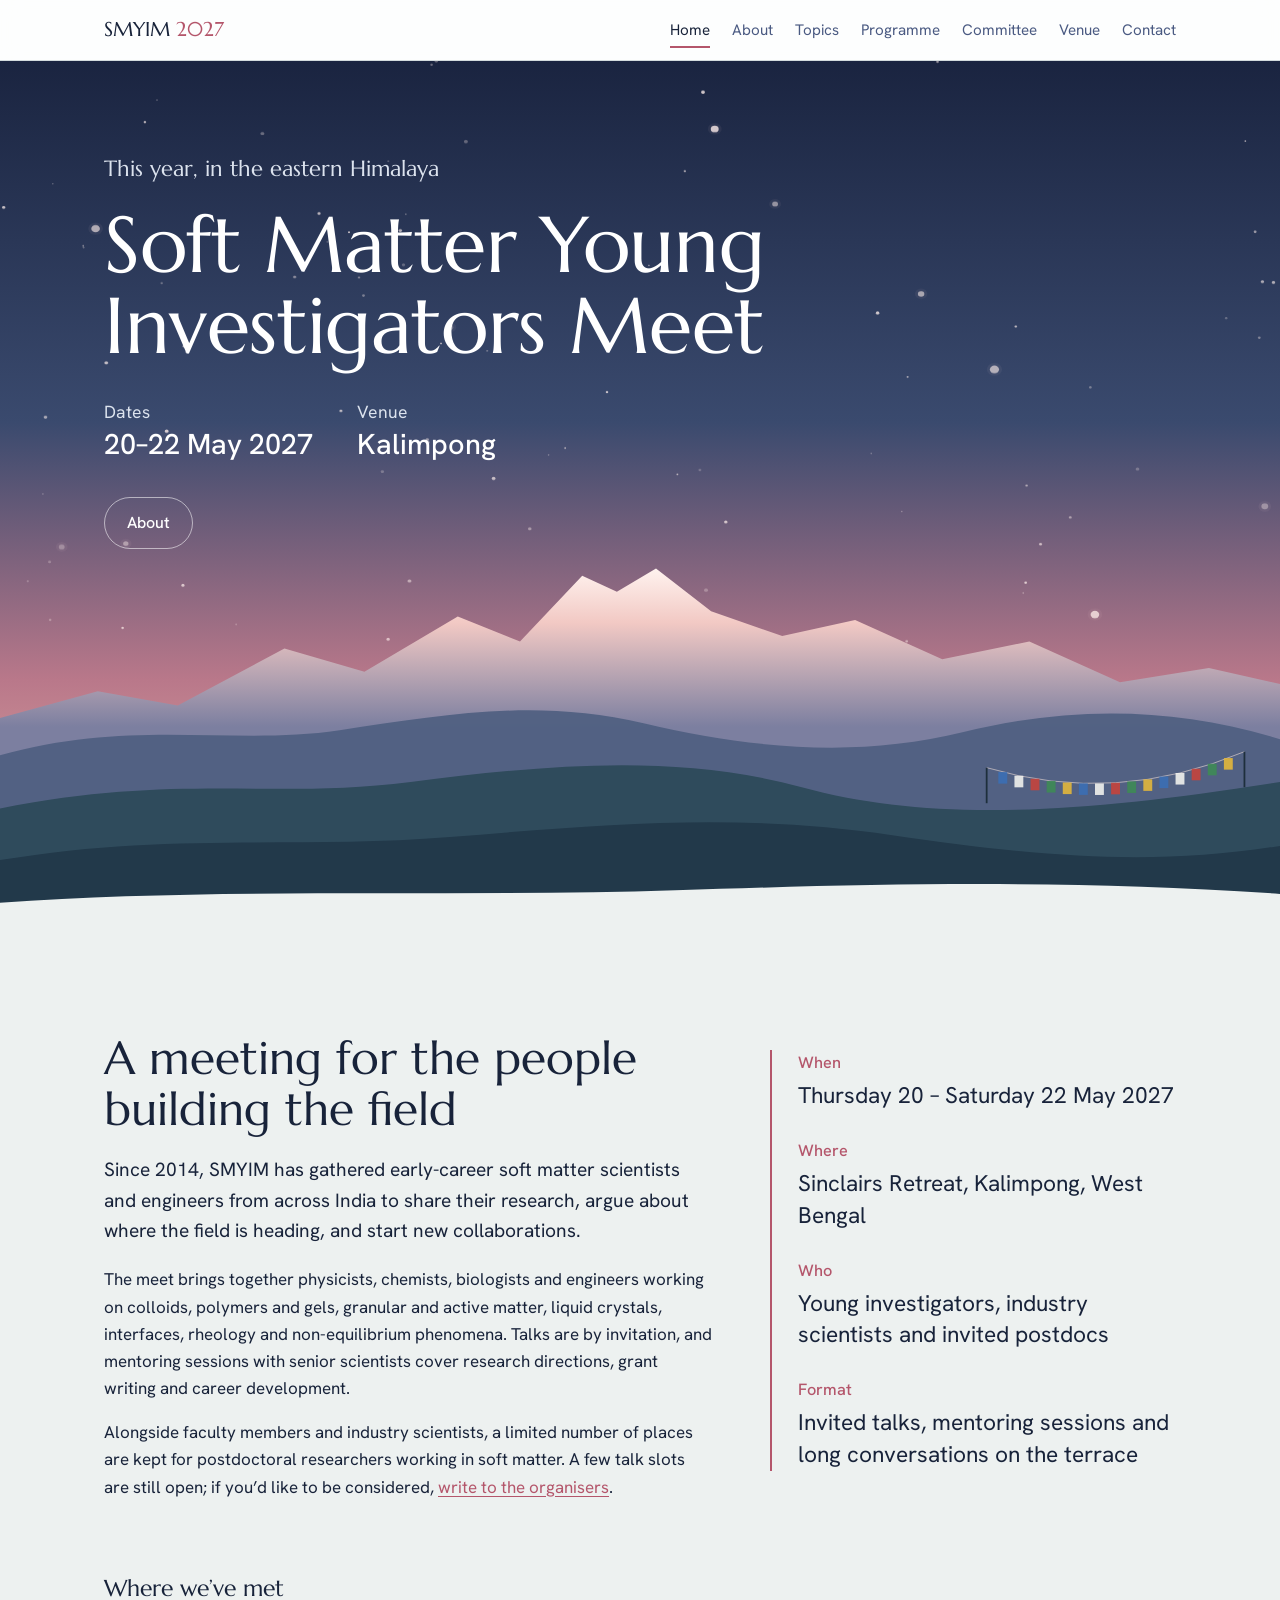
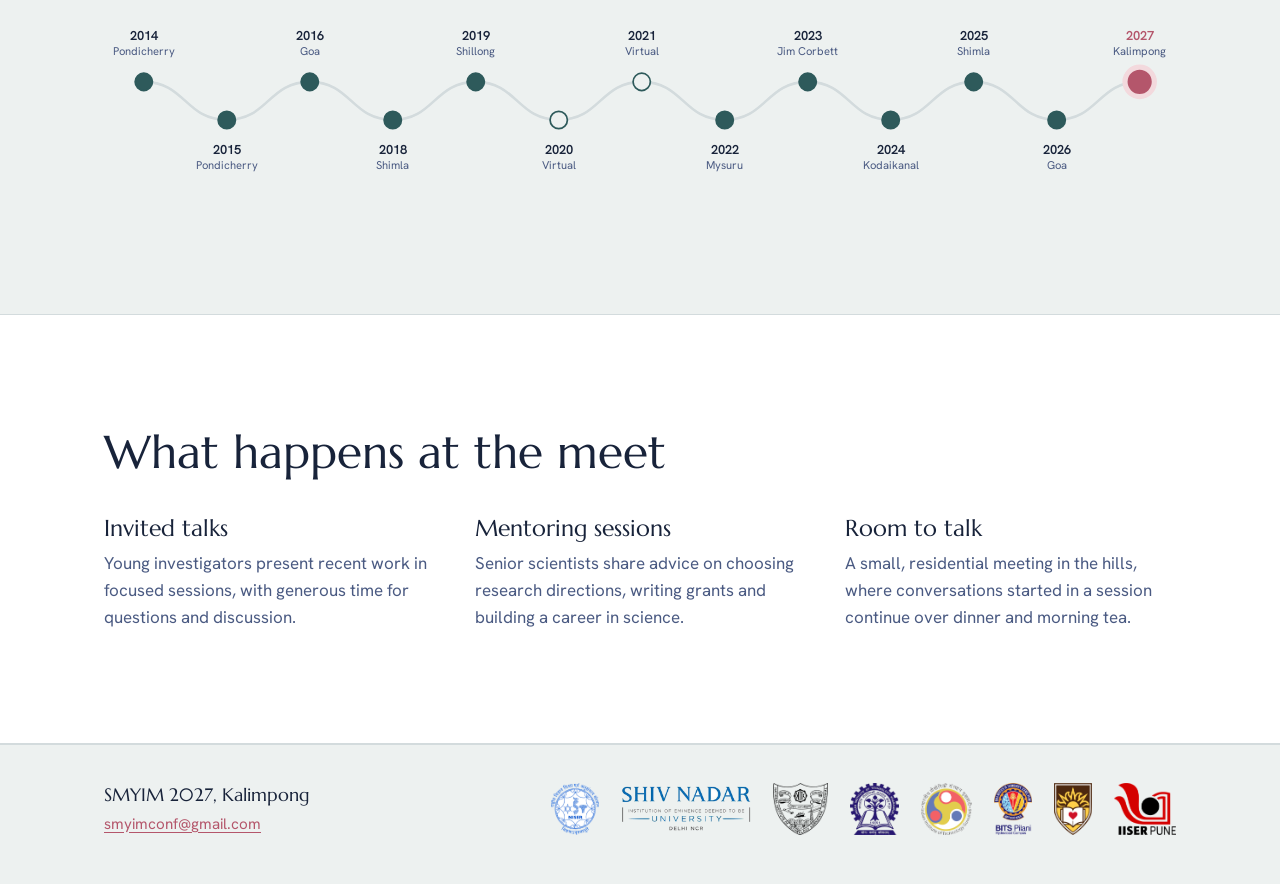
<file: index.html>
<!DOCTYPE html>
<html lang="en">
<head>
<meta charset="utf-8">
<meta name="viewport" content="width=device-width, initial-scale=1, viewport-fit=cover">
<title>SMYIM 2027 — Soft Matter Young Investigators Meet, Kalimpong</title>
<meta name="description" content="Soft Matter Young Investigators Meet 2027, 20–22 May 2027, Sinclairs Retreat, Kalimpong, India.">
<link rel="icon" href="data:image/svg+xml,<svg xmlns='http://www.w3.org/2000/svg' viewBox='0 0 100 100'><text y='.9em' font-size='90'>🏔️</text></svg>">
<link rel="preconnect" href="https://fonts.googleapis.com">
<link rel="preconnect" href="https://fonts.gstatic.com" crossorigin>
<link href="https://fonts.googleapis.com/css2?family=Marcellus&family=Hanken+Grotesk:ital,wght@0,400;0,500;0,600;1,400&display=swap" rel="stylesheet">
<link rel="stylesheet" href="style.css">
</head>
<body>

<header class="bar">
  <div class="wrap">
    <a class="brand" href="index.html">SMYIM <span>2027</span></a>
    <nav class="links" aria-label="Pages">
      <a href="index.html" aria-current="page">Home</a>
      <a href="index.html#about">About</a>
      <a href="topics.html">Topics</a>
      <a href="programme.html">Programme</a>
      <a href="committee.html">Committee</a>
      <a href="venue.html">Venue</a>
      <a href="contact.html">Contact</a>
    </nav>
  </div>
</header>

<main id="top">
  <div class="hero">
    <canvas id="colloids" aria-hidden="true"></canvas>
    <div class="wrap copy">
      <p class="edition">This year, in the eastern Himalaya</p>
      <h1>Soft Matter Young Investigators Meet</h1>
      <div class="when">
        <div><small>Dates</small><strong>20–22 May 2027</strong></div>
        <div><small>Venue</small><strong>Kalimpong</strong></div>
      </div>
      <div class="cta">
        <a class="btn ghost" href="#about">About</a>
      </div>
    </div>
    <div class="range" aria-hidden="true">
      <svg viewBox="0 0 1440 420" preserveAspectRatio="none" id="ridges">
        <defs>
          <linearGradient id="snow" gradientUnits="userSpaceOnUse" x1="0" y1="20" x2="0" y2="200">
            <stop offset="0" stop-color="#FFF4F0"/>
            <stop offset=".35" stop-color="#F2C9C4"/>
            <stop offset="1" stop-color="#7C7FA0"/>
          </linearGradient>
        </defs>
        <path fill="url(#snow)" d="M0,190 L110,160 L200,176 L320,112 L410,138 L515,76 L585,104 L655,30 L694,48 L738,22 L800,70 L880,98 L962,80 L1060,124 L1158,104 L1260,150 L1360,134 L1440,152 V420 H0 Z"/>
        <path fill="#4E5F80" opacity=".9" d="M0,232 C150,190 262,222 382,204 S604,168 724,196 S962,236 1084,206 S1322,178 1440,214 V420 H0 Z"/>
        <path fill="#2F4B5C" d="M0,292 C200,252 304,282 462,262 S762,230 902,268 S1202,300 1440,262 V420 H0 Z"/>
        <g id="flags"></g>
        <path fill="#22394A" d="M0,350 C190,318 330,338 506,324 S826,296 1004,322 S1300,356 1440,334 V420 H0 Z"/>
        <path fill="var(--bg)" d="M0,398 C240,380 520,392 760,384 S1200,372 1440,388 V420 H0 Z"/>
      </svg>
    </div>
  </div>

  <section id="about">
    <div class="wrap about">
      <div>
        <h2>A meeting for the people building the field</h2>
        <p class="lede">Since 2014, SMYIM has gathered early-career soft matter scientists and engineers from across India to share their research, argue about where the field is heading, and start new collaborations.</p>
        <p>The meet brings together physicists, chemists, biologists and engineers working on colloids, polymers and gels, granular and active matter, liquid crystals, interfaces, rheology and non-equilibrium phenomena. Talks are by invitation, and mentoring sessions with senior scientists cover research directions, grant writing and career development.</p>
        <p>Alongside faculty members and industry scientists, a limited number of places are kept for postdoctoral researchers working in soft matter. A few talk slots are still open; if you’d like to be considered, <a href="contact.html">write to the organisers</a>.</p>
      </div>
      <dl class="facts">
        <div><dt>When</dt><dd>Thursday 20 – Saturday 22 May 2027</dd></div>
        <div><dt>Where</dt><dd>Sinclairs Retreat, Kalimpong, West Bengal</dd></div>
        <div><dt>Who</dt><dd>Young investigators, industry scientists and invited postdocs</dd></div>
        <div><dt>Format</dt><dd>Invited talks, mentoring sessions and long conversations on the terrace</dd></div>
      </dl>
    </div>
    <div class="wrap">
      <h3 class="subhead">Where we’ve met</h3>
      <div class="chain-scroll" role="img" aria-label="Past venues: Pondicherry 2014 and 2015, Goa 2016, Shimla 2018, Shillong 2019, virtual 2020 and 2021, Mysuru 2022, Jim Corbett 2023, Kodaikanal 2024, Shimla 2025, Goa 2026, and Kalimpong 2027.">
        <svg id="chain" viewBox="0 0 1240 190"></svg>
      </div>
    </div>
  </section>

  <section class="band">
    <div class="wrap">
      <h2>What happens at the meet</h2>
      <div class="trio">
        <div><h3>Invited talks</h3><p>Young investigators present recent work in focused sessions, with generous time for questions and discussion.</p></div>
        <div><h3>Mentoring sessions</h3><p>Senior scientists share advice on choosing research directions, writing grants and building a career in science.</p></div>
        <div><h3>Room to talk</h3><p>A small, residential meeting in the hills, where conversations started in a session continue over dinner and morning tea.</p></div>
      </div>
    </div>
  </section>

</main>
<footer>
  <div class="wrap row">
    <div class="foot-id"><span>SMYIM 2027, Kalimpong</span><a class="mailto" href="mailto:smyimconf@gmail.com">smyimconf@gmail.com</a></div>
    <div class="logos" id="logos" aria-label="Host institutions"></div>
  </div>
</footer>

<script src="site.js"></script>
</body>
</html>
</file>
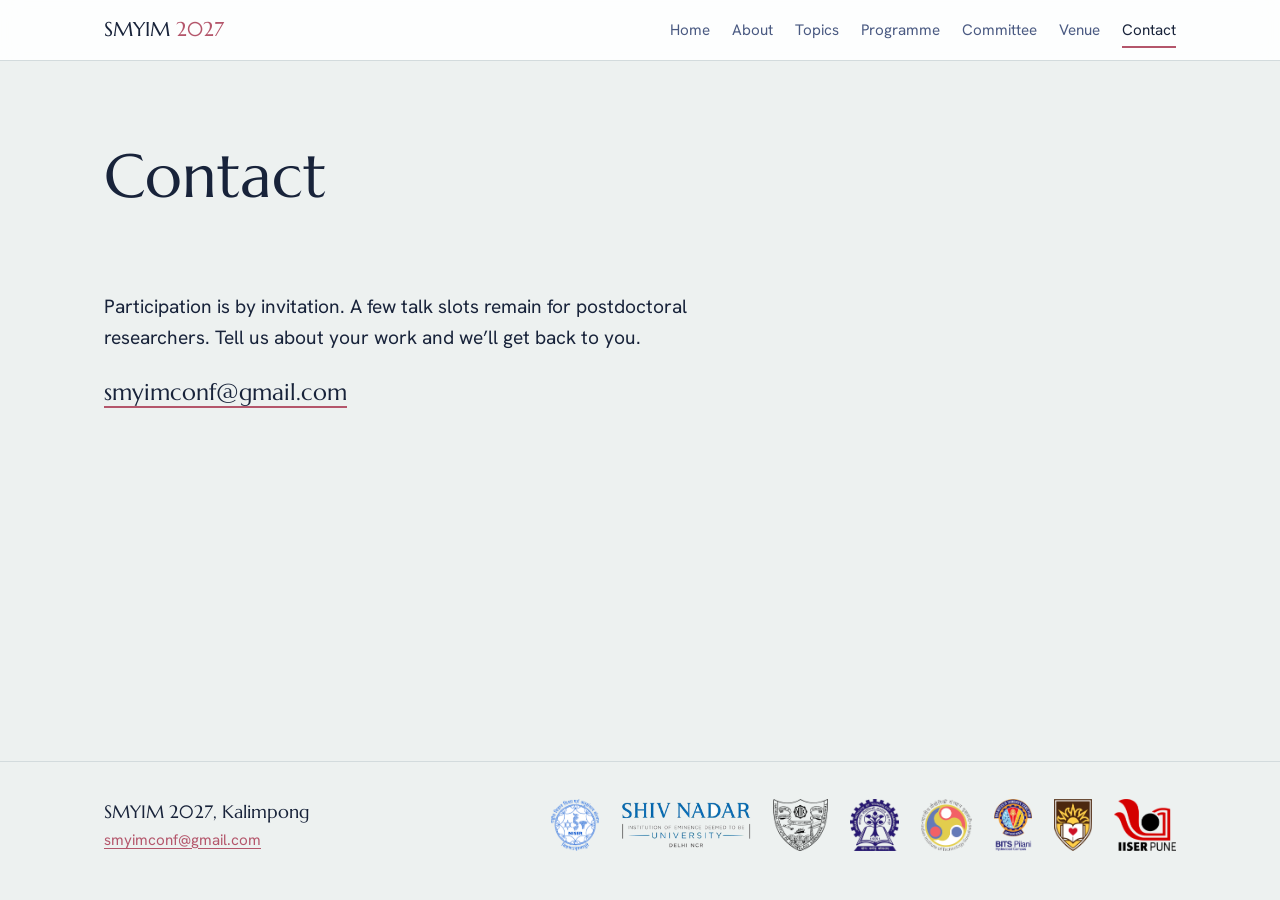
<file: contact.html>
<!DOCTYPE html>
<html lang="en">
<head>
<meta charset="utf-8">
<meta name="viewport" content="width=device-width, initial-scale=1, viewport-fit=cover">
<title>Contact — SMYIM 2027, Kalimpong</title>
<meta name="description" content="Contact the organisers of SMYIM 2027.">
<link rel="icon" href="data:image/svg+xml,<svg xmlns='http://www.w3.org/2000/svg' viewBox='0 0 100 100'><text y='.9em' font-size='90'>🏔️</text></svg>">
<link rel="preconnect" href="https://fonts.googleapis.com">
<link rel="preconnect" href="https://fonts.gstatic.com" crossorigin>
<link href="https://fonts.googleapis.com/css2?family=Marcellus&family=Hanken+Grotesk:ital,wght@0,400;0,500;0,600;1,400&display=swap" rel="stylesheet">
<link rel="stylesheet" href="style.css">
</head>
<body>

<header class="bar">
  <div class="wrap">
    <a class="brand" href="index.html">SMYIM <span>2027</span></a>
    <nav class="links" aria-label="Pages">
      <a href="index.html">Home</a>
      <a href="index.html#about">About</a>
      <a href="topics.html">Topics</a>
      <a href="programme.html">Programme</a>
      <a href="committee.html">Committee</a>
      <a href="venue.html">Venue</a>
      <a href="contact.html" aria-current="page">Contact</a>
    </nav>
  </div>
</header>

<main id="top">
  <div class="page-title">
    <div class="wrap">
      <h1>Contact</h1>
    </div>
  </div>

  <section id="contact">
    <div class="wrap contact">
      <p class="lede">Participation is by invitation. A few talk slots remain for postdoctoral researchers. Tell us about your work and we’ll get back to you.</p>
      <p><a class="mail" href="mailto:smyimconf@gmail.com">smyimconf@gmail.com</a></p>
    </div>
  </section>
</main>
<footer>
  <div class="wrap row">
    <div class="foot-id"><span>SMYIM 2027, Kalimpong</span><a class="mailto" href="mailto:smyimconf@gmail.com">smyimconf@gmail.com</a></div>
    <div class="logos" id="logos" aria-label="Host institutions"></div>
  </div>
</footer>

<script src="site.js"></script>
</body>
</html>
</file>
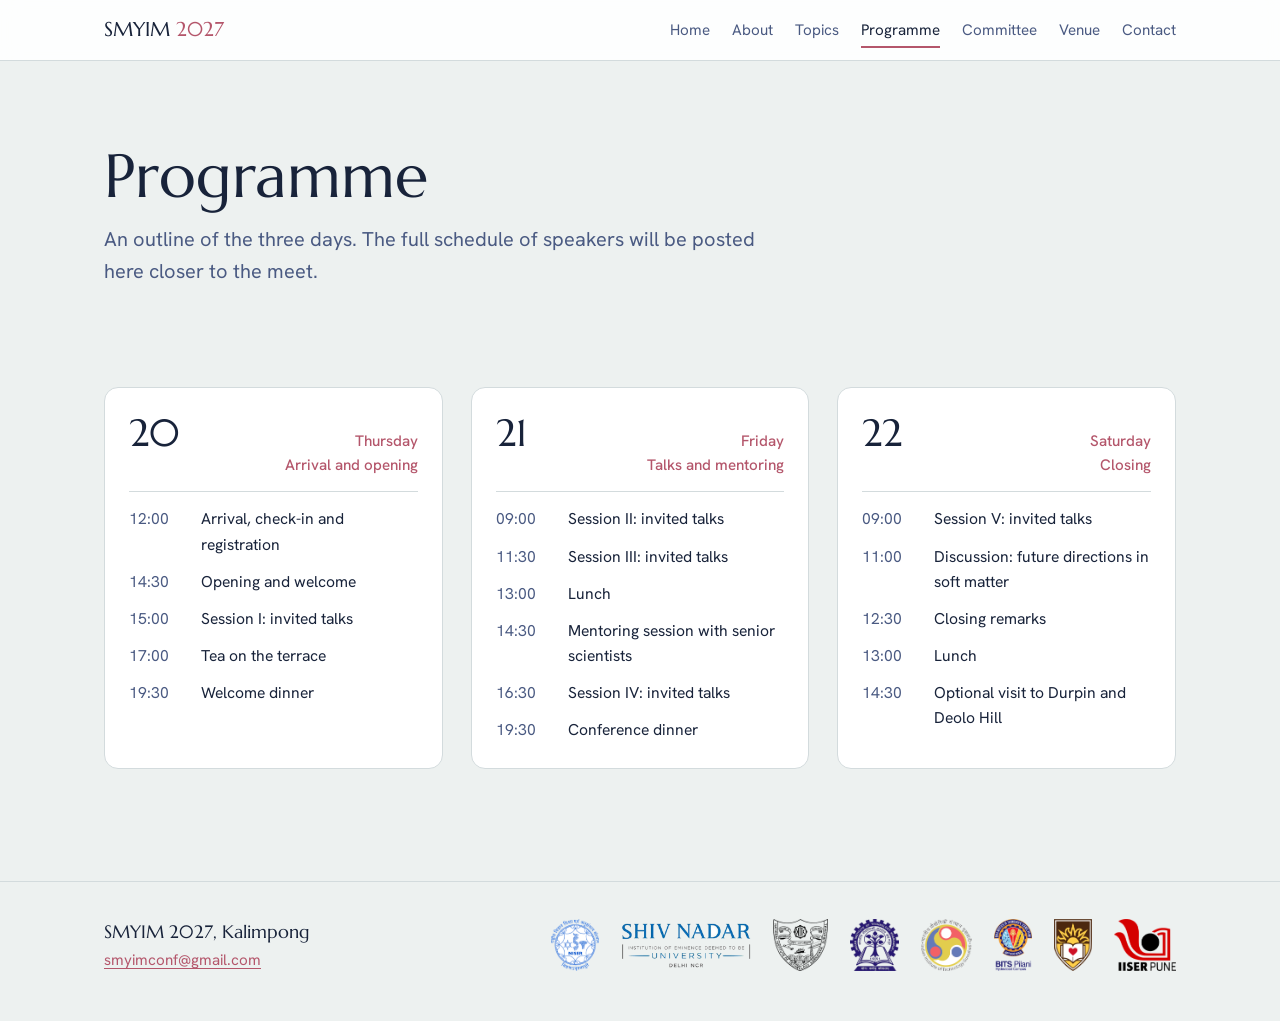
<file: programme.html>
<!DOCTYPE html>
<html lang="en">
<head>
<meta charset="utf-8">
<meta name="viewport" content="width=device-width, initial-scale=1, viewport-fit=cover">
<title>Programme — SMYIM 2027, Kalimpong</title>
<meta name="description" content="Programme for SMYIM 2027, 20–22 May 2027.">
<link rel="icon" href="data:image/svg+xml,<svg xmlns='http://www.w3.org/2000/svg' viewBox='0 0 100 100'><text y='.9em' font-size='90'>🏔️</text></svg>">
<link rel="preconnect" href="https://fonts.googleapis.com">
<link rel="preconnect" href="https://fonts.gstatic.com" crossorigin>
<link href="https://fonts.googleapis.com/css2?family=Marcellus&family=Hanken+Grotesk:ital,wght@0,400;0,500;0,600;1,400&display=swap" rel="stylesheet">
<link rel="stylesheet" href="style.css">
</head>
<body>

<header class="bar">
  <div class="wrap">
    <a class="brand" href="index.html">SMYIM <span>2027</span></a>
    <nav class="links" aria-label="Pages">
      <a href="index.html">Home</a>
      <a href="index.html#about">About</a>
      <a href="topics.html">Topics</a>
      <a href="programme.html" aria-current="page">Programme</a>
      <a href="committee.html">Committee</a>
      <a href="venue.html">Venue</a>
      <a href="contact.html">Contact</a>
    </nav>
  </div>
</header>

<main id="top">
  <div class="page-title">
    <div class="wrap">
      <h1>Programme</h1>
      <p class="sub">An outline of the three days. The full schedule of speakers will be posted here closer to the meet.</p>
    </div>
  </div>

  <section id="programme">
    <div class="wrap">
      <div class="days">
        <article class="day">
          <header><b>20</b><span>Thursday<br>Arrival and opening</span></header>
          <ol>
            <li><time>12:00</time>Arrival, check-in and registration</li>
            <li><time>14:30</time>Opening and welcome</li>
            <li><time>15:00</time>Session I: invited talks</li>
            <li><time>17:00</time>Tea on the terrace</li>
            <li><time>19:30</time>Welcome dinner</li>
          </ol>
        </article>
        <article class="day">
          <header><b>21</b><span>Friday<br>Talks and mentoring</span></header>
          <ol>
            <li><time>09:00</time>Session II: invited talks</li>
            <li><time>11:30</time>Session III: invited talks</li>
            <li><time>13:00</time>Lunch</li>
            <li><time>14:30</time>Mentoring session with senior scientists</li>
            <li><time>16:30</time>Session IV: invited talks</li>
            <li><time>19:30</time>Conference dinner</li>
          </ol>
        </article>
        <article class="day">
          <header><b>22</b><span>Saturday<br>Closing</span></header>
          <ol>
            <li><time>09:00</time>Session V: invited talks</li>
            <li><time>11:00</time>Discussion: future directions in soft matter</li>
            <li><time>12:30</time>Closing remarks</li>
            <li><time>13:00</time>Lunch</li>
            <li><time>14:30</time>Optional visit to Durpin and Deolo Hill</li>
          </ol>
        </article>
      </div>
    </div>
  </section>
</main>
<footer>
  <div class="wrap row">
    <div class="foot-id"><span>SMYIM 2027, Kalimpong</span><a class="mailto" href="mailto:smyimconf@gmail.com">smyimconf@gmail.com</a></div>
    <div class="logos" id="logos" aria-label="Host institutions"></div>
  </div>
</footer>

<script src="site.js"></script>
</body>
</html>
</file>
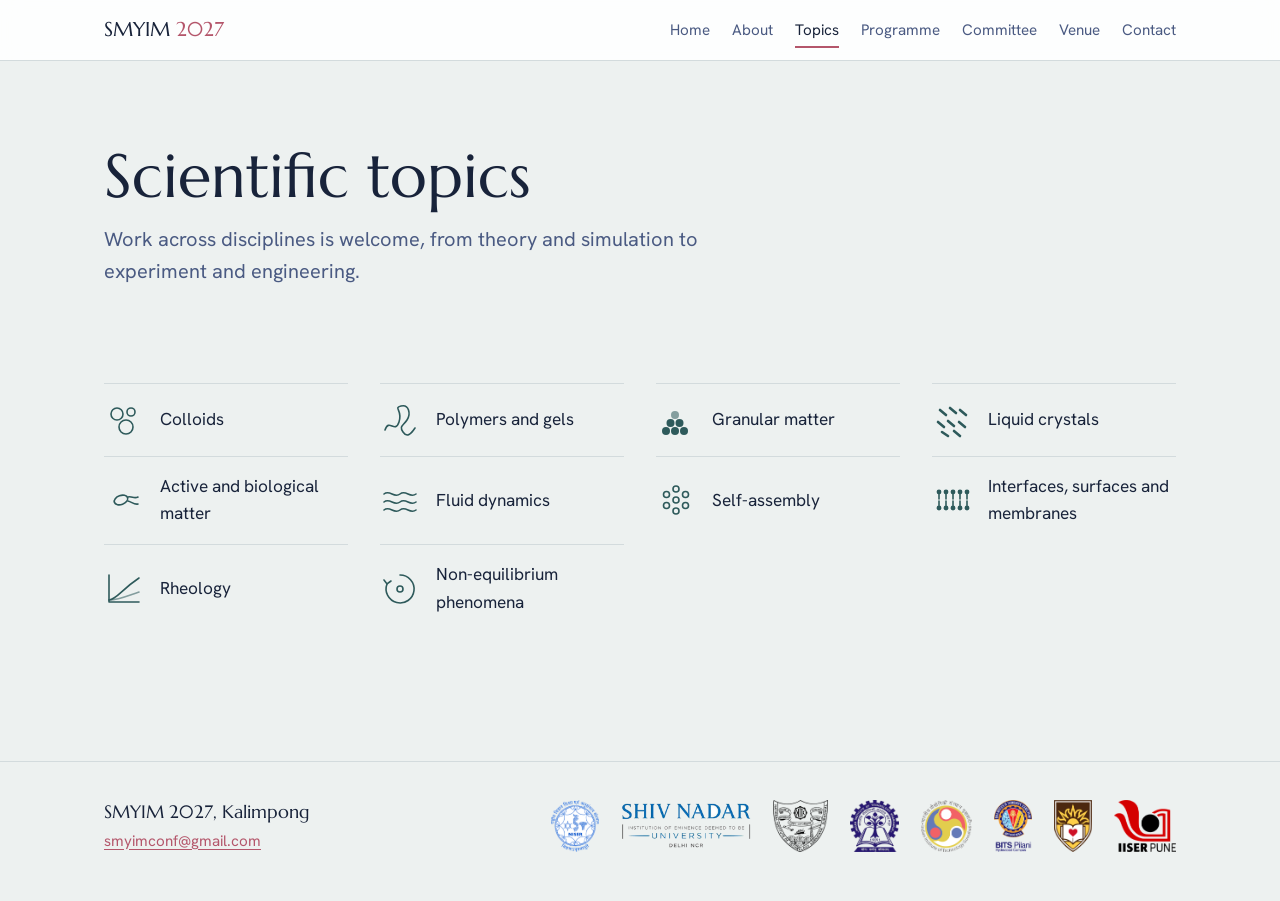
<file: topics.html>
<!DOCTYPE html>
<html lang="en">
<head>
<meta charset="utf-8">
<meta name="viewport" content="width=device-width, initial-scale=1, viewport-fit=cover">
<title>Scientific topics — SMYIM 2027, Kalimpong</title>
<meta name="description" content="Scientific topics at SMYIM 2027.">
<link rel="icon" href="data:image/svg+xml,<svg xmlns='http://www.w3.org/2000/svg' viewBox='0 0 100 100'><text y='.9em' font-size='90'>🏔️</text></svg>">
<link rel="preconnect" href="https://fonts.googleapis.com">
<link rel="preconnect" href="https://fonts.gstatic.com" crossorigin>
<link href="https://fonts.googleapis.com/css2?family=Marcellus&family=Hanken+Grotesk:ital,wght@0,400;0,500;0,600;1,400&display=swap" rel="stylesheet">
<link rel="stylesheet" href="style.css">
</head>
<body>

<header class="bar">
  <div class="wrap">
    <a class="brand" href="index.html">SMYIM <span>2027</span></a>
    <nav class="links" aria-label="Pages">
      <a href="index.html">Home</a>
      <a href="index.html#about">About</a>
      <a href="topics.html" aria-current="page">Topics</a>
      <a href="programme.html">Programme</a>
      <a href="committee.html">Committee</a>
      <a href="venue.html">Venue</a>
      <a href="contact.html">Contact</a>
    </nav>
  </div>
</header>

<main id="top">
  <div class="page-title">
    <div class="wrap">
      <h1>Scientific topics</h1>
      <p class="sub">Work across disciplines is welcome, from theory and simulation to experiment and engineering.</p>
    </div>
  </div>

  <section id="topics">
    <div class="wrap">
      <ul class="topics">
        <li><svg viewBox="0 0 40 40" fill="none" stroke="currentColor" stroke-width="1.6"><circle cx="13" cy="14" r="6"/><circle cx="27" cy="12" r="4"/><circle cx="22" cy="27" r="7"/></svg>Colloids</li>
        <li><svg viewBox="0 0 40 40" fill="none" stroke="currentColor" stroke-width="1.6" stroke-linecap="round"><path d="M5 30c4-12 10 4 14-8s-6-14 2-16 10 8 6 14-8 6-4 12 8 2 12-4"/></svg>Polymers and gels</li>
        <li><svg viewBox="0 0 40 40" fill="currentColor"><circle cx="10" cy="31" r="4"/><circle cx="19" cy="31" r="4"/><circle cx="28" cy="31" r="4"/><circle cx="14.5" cy="23" r="4"/><circle cx="23.5" cy="23" r="4"/><circle cx="19" cy="15" r="4" opacity=".55"/></svg>Granular matter</li>
        <li><svg viewBox="0 0 40 40" fill="none" stroke="currentColor" stroke-width="2.6" stroke-linecap="round"><path d="M8 10l6 5M18 8l6 5M28 10l6 5M6 22l6 5M16 21l6 5M27 22l6 5M10 32l6 4M22 31l6 5"/></svg>Liquid crystals</li>
        <li><svg viewBox="0 0 40 40" fill="none" stroke="currentColor" stroke-width="1.6" stroke-linecap="round"><ellipse cx="17" cy="20" rx="7" ry="4.5" transform="rotate(-20 17 20)"/><path d="M24 17c4-1 6 2 10 0M24 21c4 1 6 4 10 3"/></svg>Active and biological matter</li>
        <li><svg viewBox="0 0 40 40" fill="none" stroke="currentColor" stroke-width="1.6" stroke-linecap="round"><path d="M4 14c6-5 10 5 16 0s10 5 16 0M4 22c6-5 10 5 16 0s10 5 16 0M4 30c6-5 10 5 16 0s10 5 16 0"/></svg>Fluid dynamics</li>
        <li><svg viewBox="0 0 40 40" fill="none" stroke="currentColor" stroke-width="1.6"><circle cx="20" cy="20" r="3"/><circle cx="20" cy="9" r="3"/><circle cx="29.5" cy="14.5" r="3"/><circle cx="29.5" cy="25.5" r="3"/><circle cx="20" cy="31" r="3"/><circle cx="10.5" cy="25.5" r="3"/><circle cx="10.5" cy="14.5" r="3"/></svg>Self-assembly</li>
        <li><svg viewBox="0 0 40 40" fill="none" stroke="currentColor" stroke-width="1.6" stroke-linecap="round"><g fill="currentColor" stroke="none"><circle cx="7" cy="12" r="2.4"/><circle cx="14" cy="12" r="2.4"/><circle cx="21" cy="12" r="2.4"/><circle cx="28" cy="12" r="2.4"/><circle cx="35" cy="12" r="2.4"/><circle cx="7" cy="28" r="2.4"/><circle cx="14" cy="28" r="2.4"/><circle cx="21" cy="28" r="2.4"/><circle cx="28" cy="28" r="2.4"/><circle cx="35" cy="28" r="2.4"/></g><path d="M7 14.5v4.5M14 14.5v4.5M21 14.5v4.5M28 14.5v4.5M35 14.5v4.5M7 21v4.5M14 21v4.5M21 21v4.5M28 21v4.5M35 21v4.5"/></svg>Interfaces, surfaces and membranes</li>
        <li><svg viewBox="0 0 40 40" fill="none" stroke="currentColor" stroke-width="1.6" stroke-linecap="round"><path d="M5 33h30M5 33V6"/><path d="M5 31c8-1 12-10 30-22"/><path d="M5 31c10 0 18-4 30-8" opacity=".55"/></svg>Rheology</li>
        <li><svg viewBox="0 0 40 40" fill="none" stroke="currentColor" stroke-width="1.6" stroke-linecap="round"><path d="M20 6a14 14 0 1 1-13 9"/><path d="M4 11l3 4 4-3"/><circle cx="20" cy="20" r="3"/></svg>Non-equilibrium phenomena</li>
      </ul>
    </div>
  </section>
</main>
<footer>
  <div class="wrap row">
    <div class="foot-id"><span>SMYIM 2027, Kalimpong</span><a class="mailto" href="mailto:smyimconf@gmail.com">smyimconf@gmail.com</a></div>
    <div class="logos" id="logos" aria-label="Host institutions"></div>
  </div>
</footer>

<script src="site.js"></script>
</body>
</html>
</file>
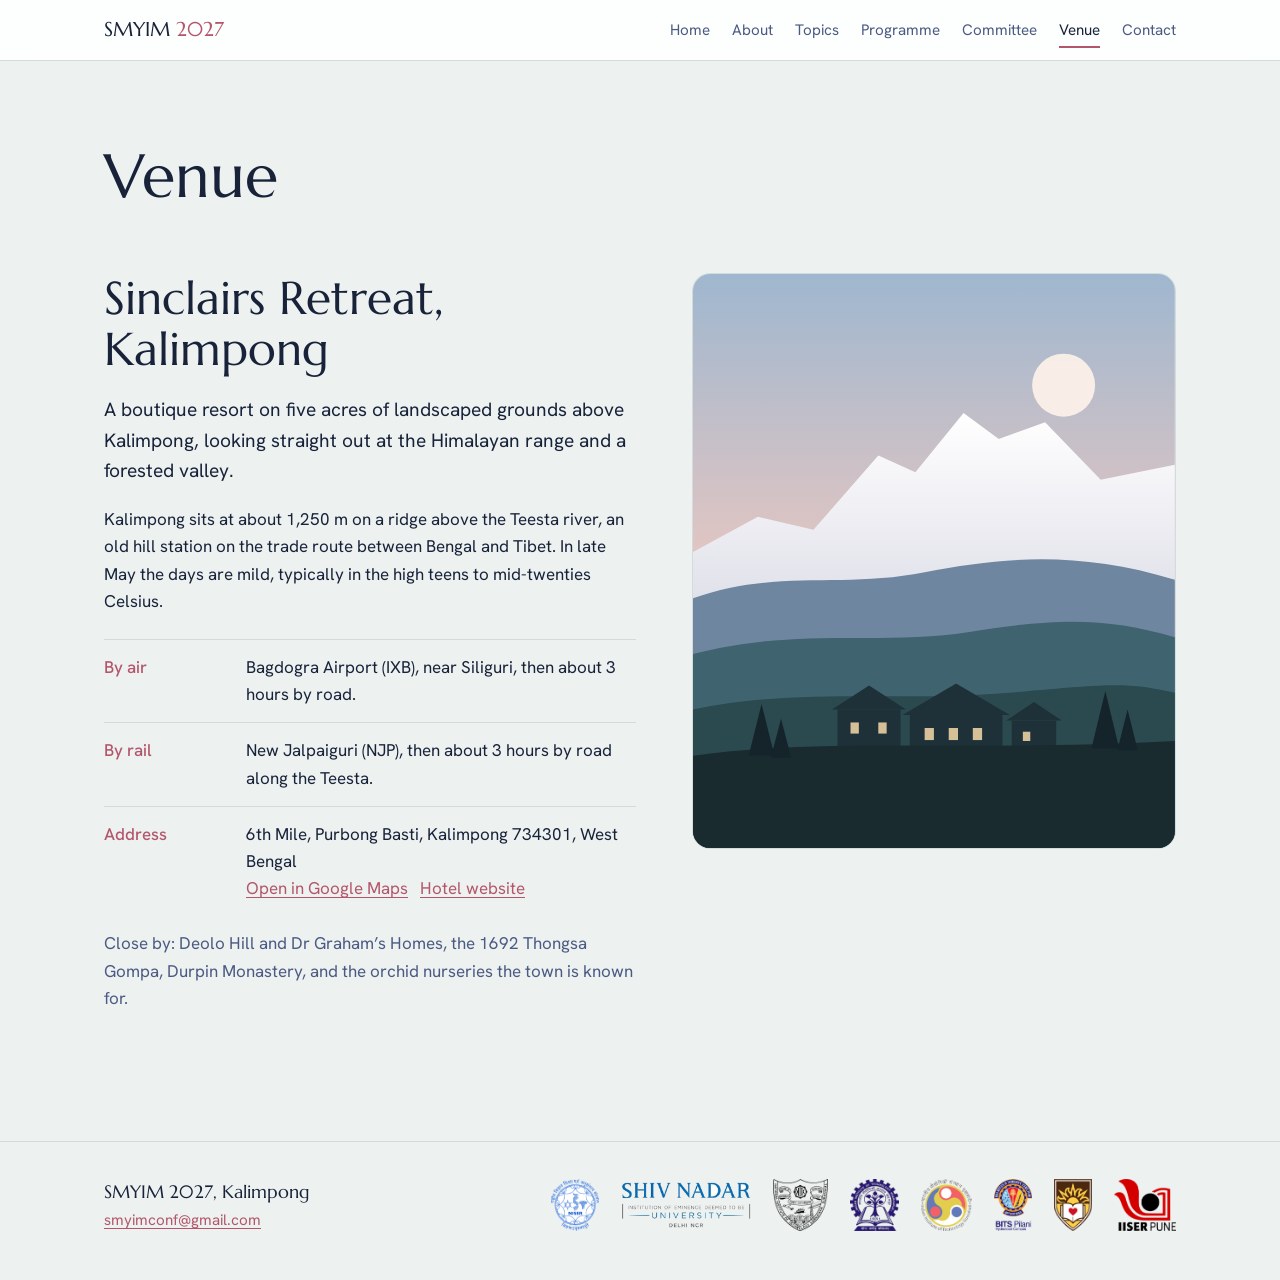
<file: venue.html>
<!DOCTYPE html>
<html lang="en">
<head>
<meta charset="utf-8">
<meta name="viewport" content="width=device-width, initial-scale=1, viewport-fit=cover">
<title>Venue — SMYIM 2027, Kalimpong</title>
<meta name="description" content="Venue and travel for SMYIM 2027 at Sinclairs Retreat, Kalimpong.">
<link rel="icon" href="data:image/svg+xml,<svg xmlns='http://www.w3.org/2000/svg' viewBox='0 0 100 100'><text y='.9em' font-size='90'>🏔️</text></svg>">
<link rel="preconnect" href="https://fonts.googleapis.com">
<link rel="preconnect" href="https://fonts.gstatic.com" crossorigin>
<link href="https://fonts.googleapis.com/css2?family=Marcellus&family=Hanken+Grotesk:ital,wght@0,400;0,500;0,600;1,400&display=swap" rel="stylesheet">
<link rel="stylesheet" href="style.css">
</head>
<body>

<header class="bar">
  <div class="wrap">
    <a class="brand" href="index.html">SMYIM <span>2027</span></a>
    <nav class="links" aria-label="Pages">
      <a href="index.html">Home</a>
      <a href="index.html#about">About</a>
      <a href="topics.html">Topics</a>
      <a href="programme.html">Programme</a>
      <a href="committee.html">Committee</a>
      <a href="venue.html" aria-current="page">Venue</a>
      <a href="contact.html">Contact</a>
    </nav>
  </div>
</header>

<main id="top">
  <div class="page-title">
    <div class="wrap">
      <h1>Venue</h1>
    </div>
  </div>

  <section id="venue">
    <div class="wrap venue">
      <div>
        <h2>Sinclairs Retreat, Kalimpong</h2>
        <p class="lede">A boutique resort on five acres of landscaped grounds above Kalimpong, looking straight out at the Himalayan range and a forested valley.</p>
        <p>Kalimpong sits at about 1,250 m on a ridge above the Teesta river, an old hill station on the trade route between Bengal and Tibet. In late May the days are mild, typically in the high teens to mid-twenties Celsius.</p>
        <dl class="travel">
          <div><dt>By air</dt><dd>Bagdogra Airport (IXB), near Siliguri, then about 3 hours by road.</dd></div>
          <div><dt>By rail</dt><dd>New Jalpaiguri (NJP), then about 3 hours by road along the Teesta.</dd></div>
          <div><dt>Address</dt><dd>6th Mile, Purbong Basti, Kalimpong 734301, West Bengal<br><a href="https://www.google.com/maps/search/?api=1&query=Sinclairs%20Retreat%20Kalimpong%2C%20Kalimpong%2C%20West%20Bengal" target="_blank" rel="noopener">Open in Google Maps</a> &nbsp; <a href="https://www.sinclairshotels.com/hotels/kalimpong" target="_blank" rel="noopener">Hotel website</a></dd></div>
        </dl>
        <p class="nearby">Close by: Deolo Hill and Dr Graham’s Homes, the 1692 Thongsa Gompa, Durpin Monastery, and the orchid nurseries the town is known for.</p>
      </div>
      <div class="venue-art" aria-hidden="true">
        <svg viewBox="0 0 520 620" preserveAspectRatio="xMidYMid slice" style="width:100%;height:auto;display:block">
          <defs>
            <linearGradient id="vsky" x1="0" y1="0" x2="0" y2="1">
              <stop offset="0" stop-color="#9FB7CF"/><stop offset=".55" stop-color="#E9C7C1"/><stop offset="1" stop-color="#F5E1D6"/>
            </linearGradient>
            <linearGradient id="vsnow" x1="0" y1="0" x2="0" y2="1">
              <stop offset="0" stop-color="#FFFFFF"/><stop offset="1" stop-color="#B8B9CE"/>
            </linearGradient>
          </defs>
          <rect width="520" height="620" fill="url(#vsky)"/>
          <circle cx="400" cy="120" r="34" fill="#FFF3EA" opacity=".9"/>
          <path fill="url(#vsnow)" d="M0,300 L70,262 L130,276 L200,196 L240,214 L292,150 L330,178 L380,160 L440,222 L520,206 V620 H0Z"/>
          <path fill="#6F86A0" d="M0,350 C90,318 160,340 250,322 S420,300 520,330 V620 H0Z"/>
          <path fill="#3F6470" d="M0,410 C120,380 200,402 300,386 S450,372 520,392 V620 H0Z"/>
          <path fill="#2B4A4F" d="M0,470 C110,446 230,462 340,452 S470,440 520,452 V620 H0Z"/>
          <!-- resort roofline -->
          <g fill="#1E3138">
            <path d="M150,470 l40,-26 l40,26 z"/><rect x="156" y="470" width="68" height="42"/>
            <path d="M226,476 l58,-34 l58,34 z"/><rect x="234" y="476" width="100" height="46"/>
            <path d="M338,482 l30,-20 l30,20 z"/><rect x="344" y="482" width="48" height="34"/>
          </g>
          <g fill="#F6D9A8" opacity=".85">
            <rect x="170" y="484" width="9" height="12"/><rect x="200" y="484" width="9" height="12"/>
            <rect x="250" y="490" width="10" height="13"/><rect x="276" y="490" width="10" height="13"/><rect x="302" y="490" width="10" height="13"/>
            <rect x="356" y="494" width="8" height="10"/>
          </g>
          <path fill="#1A2B30" d="M0,520 C140,500 300,516 520,504 V620 H0Z"/>
          <!-- trees -->
          <g fill="#14242A">
            <path d="M60,520 l14,-56 l14,56z"/><path d="M84,522 l11,-42 l11,42z"/>
            <path d="M430,512 l15,-62 l15,62z"/><path d="M458,514 l11,-44 l11,44z"/>
          </g>
        </svg>
      </div>
    </div>
  </section>
</main>
<footer>
  <div class="wrap row">
    <div class="foot-id"><span>SMYIM 2027, Kalimpong</span><a class="mailto" href="mailto:smyimconf@gmail.com">smyimconf@gmail.com</a></div>
    <div class="logos" id="logos" aria-label="Host institutions"></div>
  </div>
</footer>

<script src="site.js"></script>
</body>
</html>
</file>
<file: style.css>
:root{
  --bg:#EDF1F0; --surface:#FFFFFF; --ink:#18233A; --muted:#4A5A82; --line:#D3DBDD;
  --ridge:#2E5A5B; --glow:#B4566B; --glow-soft:#F3D9DD; --snow:#FFFFFF;
  --sky1:#1A2440; --sky2:#3A4A6E; --sky3:#B9788A; --sky4:#EDB9A9;
  --hero-ink:#FFFFFF; --hero-muted:#DCE3EE;
  --display:"Marcellus", "Cormorant Garamond", Georgia, serif;
  --body:"Hanken Grotesk", "Segoe UI", system-ui, -apple-system, sans-serif;
  color-scheme: light;
  box-sizing:border-box;
  padding-top:env(safe-area-inset-top,0px);
  padding-bottom:env(safe-area-inset-bottom,0px);
}
@media (prefers-color-scheme: dark){
  :root:not([data-theme="light"]){
    --bg:#111A2A; --surface:#182338; --ink:#E7ECF2; --muted:#AEB9DA; --line:#2A3750;
    --ridge:#86BBB6; --glow:#EBA0AE; --glow-soft:#3A2836; --snow:#F4F6FA;
    color-scheme: dark;
  }
}
:root[data-theme="dark"]{
  --bg:#111A2A; --surface:#182338; --ink:#E7ECF2; --muted:#AEB9DA; --line:#2A3750;
  --ridge:#86BBB6; --glow:#EBA0AE; --glow-soft:#3A2836; --snow:#F4F6FA;
  color-scheme: dark;
}
*,*::before,*::after{box-sizing:inherit}
html{scroll-behavior:smooth; scroll-padding-top:calc(env(safe-area-inset-top,0px) + 64px)}
@media (prefers-reduced-motion: reduce){html{scroll-behavior:auto}}
body{margin:0; background:var(--bg); color:var(--ink); font-family:var(--body); font-size:1.0625rem; line-height:1.6; -webkit-font-smoothing:antialiased}
body::before{content:""; position:fixed; inset:0 0 auto; height:env(safe-area-inset-top,0px); z-index:10; background:var(--surface)}
img,svg{max-width:100%}
a{color:var(--glow); text-underline-offset:3px}
a:focus-visible,button:focus-visible{outline:2px solid var(--glow); outline-offset:3px; border-radius:4px}
.wrap{max-width:1120px; margin:0 auto; padding:0 24px}

/* header */
header.bar{position:sticky; top:env(safe-area-inset-top,0px); z-index:20; background:color-mix(in srgb, var(--surface) 88%, transparent); backdrop-filter:blur(10px); -webkit-backdrop-filter:blur(10px); border-bottom:1px solid var(--line)}
.bar .wrap{display:flex; align-items:center; gap:24px; height:60px}
.brand{font-family:var(--display); font-size:1.25rem; color:var(--ink); text-decoration:none; white-space:nowrap}
.brand span{color:var(--glow)}
nav.links{display:flex; gap:22px; margin-left:auto; overflow-x:auto; scrollbar-width:none}
nav.links::-webkit-scrollbar{display:none}
nav.links a{color:var(--muted); text-decoration:none; font-size:.95rem; white-space:nowrap; padding:6px 0}
nav.links a:hover{color:var(--ink)}
@media (max-width:720px){ .bar .wrap{gap:16px} nav.links{gap:16px} .brand{font-size:1.1rem} }

/* hero */
.hero{position:relative; overflow:hidden; color:var(--hero-ink); background:linear-gradient(180deg,var(--sky1) 0%,var(--sky2) 42%,var(--sky3) 72%,var(--sky4) 100%); min-height:min(92vh,820px); display:flex; flex-direction:column}
.hero canvas{position:absolute; inset:0; width:100%; height:100%}
.hero .copy{width:100%; position:relative; z-index:2; padding-top:clamp(56px,10vh,120px)}
.hero h1{font-family:var(--display); font-weight:400; font-size:clamp(2.5rem,6.2vw,5.2rem); line-height:1.02; margin:0; max-width:13ch; letter-spacing:-.005em}
.hero .edition{font-family:var(--display); font-size:clamp(1.1rem,2vw,1.4rem); color:var(--hero-muted); margin:0 0 18px}
.hero .when{display:flex; flex-wrap:wrap; gap:14px 44px; margin-top:34px; font-size:clamp(1.35rem,2.6vw,1.8rem); line-height:1.3}
.hero .when div{display:flex; flex-direction:column}
.hero .when small{color:var(--hero-muted); font-size:clamp(.95rem,1.4vw,1.1rem); margin-bottom:2px}
.hero .when strong{font-weight:500}
.hero .cta{display:flex; gap:14px; flex-wrap:wrap; margin-top:34px}
.btn{display:inline-block; padding:12px 22px; border-radius:999px; text-decoration:none; font-weight:500; font-size:1rem}
.btn.solid{background:var(--snow); color:#18233A}
.btn.ghost{color:var(--hero-ink); border:1px solid rgba(255,255,255,.55)}
.btn.solid:hover{background:#F6E3E6}
.btn.ghost:hover{background:rgba(255,255,255,.12)}
.range{position:relative; z-index:1; margin-top:auto; line-height:0}
.range svg{width:100%; height:auto; display:block}
.peak-label{position:absolute; z-index:2; font-size:.8rem; color:var(--hero-muted); letter-spacing:.02em; right:42%; bottom:58%; white-space:nowrap}
@media (max-width:720px){.peak-label{display:none}}

/* sections */
section{padding:clamp(64px,9vw,112px) 0}
h2{font-family:var(--display); font-weight:400; font-size:clamp(2rem,4vw,2.9rem); line-height:1.1; margin:0 0 20px}
h3{font-family:var(--display); font-weight:400; font-size:1.45rem; margin:0 0 8px; line-height:1.2}
.lede{font-size:1.2rem; color:var(--ink); max-width:62ch}
p{max-width:66ch}
.muted{color:var(--muted)}

/* about */
.about{display:grid; grid-template-columns:1.5fr 1fr; gap:56px; align-items:start}
.facts{border-left:2px solid var(--glow); padding-left:26px; display:grid; gap:26px}
.facts dt{color:var(--glow); font-size:1.02rem; font-weight:500}
.facts dd{margin:4px 0 0; font-size:clamp(1.2rem,1.9vw,1.42rem); line-height:1.4}
@media (max-width:820px){.about{grid-template-columns:1fr; gap:36px}}

/* timeline */
.chain-scroll{overflow-x:auto; margin-top:28px; padding-bottom:8px}
.chain-scroll svg{display:block; min-width:980px; width:100%; height:auto}
.chain-scroll text{font-family:var(--body); fill:var(--muted); font-size:13px}
.chain-scroll text.yr{fill:var(--ink); font-size:15px; font-weight:600}
.chain-scroll .now text.yr{fill:var(--glow)}

/* topics */
.topics{display:grid; grid-template-columns:repeat(auto-fill,minmax(230px,1fr)); gap:0 32px; margin-top:32px; padding:0; list-style:none}
.topics li{display:flex; align-items:center; gap:16px; padding:16px 0; border-top:1px solid var(--line); font-size:1.08rem}
.topics svg{flex:none; width:40px; height:40px; color:var(--ridge)}

/* highlights */
.band{background:var(--surface); border-top:1px solid var(--line); border-bottom:1px solid var(--line)}
.trio{display:grid; grid-template-columns:repeat(3,1fr); gap:40px; margin-top:36px}
.trio p{margin:0; color:var(--muted)}
@media (max-width:820px){.trio{grid-template-columns:1fr; gap:28px}}

/* programme */
.days{display:grid; grid-template-columns:repeat(3,1fr); gap:28px; margin-top:36px}
.day{background:var(--surface); border:1px solid var(--line); border-radius:14px; padding:26px 24px}
.day header{display:flex; align-items:baseline; justify-content:space-between; gap:12px; margin-bottom:14px; border-bottom:1px solid var(--line); padding-bottom:14px}
.day header b{font-family:var(--display); font-weight:400; font-size:2.4rem; line-height:1}
.day header span{color:var(--glow); text-align:right; font-size:.95rem; font-weight:500}
.day ol{list-style:none; margin:0; padding:0; display:grid; gap:12px}
.day li{display:grid; grid-template-columns:62px 1fr; gap:10px; font-size:.98rem}
.day time{color:var(--muted); font-variant-numeric:tabular-nums}
.note{margin-top:22px; color:var(--muted); font-size:.95rem}
@media (max-width:900px){.days{grid-template-columns:1fr}}

/* committee */
.people{display:grid; grid-template-columns:repeat(auto-fill,minmax(280px,1fr)); gap:28px 32px; margin:28px 0 0; padding:0; list-style:none}
.people li{display:flex; align-items:center; gap:18px}
.dot{flex:none; width:108px; height:108px; border-radius:50%; display:grid; place-items:center; font-family:var(--display); font-size:2rem; color:#fff; background:radial-gradient(circle at 34% 30%, rgba(255,255,255,.45), transparent 42%), var(--c,#2E5A5B)}
.dot.photo{object-fit:cover; background:var(--line); border:2px solid var(--glow-soft)}
.people a{color:var(--ink); text-decoration:none; font-weight:500}
.people a:hover{text-decoration:underline}
.people small{display:block; color:var(--muted); font-size:.92rem}
.subhead{margin-top:56px}

/* venue */
.venue{display:grid; grid-template-columns:1.1fr 1fr; gap:56px; align-items:start}
.venue-art{border-radius:18px; overflow:hidden; line-height:0; border:1px solid var(--line)}
.spec{display:grid; grid-template-columns:repeat(3,1fr); gap:16px; margin:28px 0; padding:0; list-style:none}
.spec li{border-top:2px solid var(--ridge); padding-top:10px}
.spec b{display:block; font-family:var(--display); font-weight:400; font-size:1.8rem; line-height:1.1}
.spec span{color:var(--muted); font-size:.9rem}
.travel{display:grid; gap:14px; margin-top:24px}
.travel div{display:grid; grid-template-columns:130px 1fr; gap:12px; padding-top:14px; border-top:1px solid var(--line)}
.travel dt{color:var(--glow); font-weight:500}
.travel dd{margin:0}
.nearby{margin-top:28px; color:var(--muted)}
@media (max-width:900px){.venue{grid-template-columns:1fr; gap:36px}}
@media (max-width:480px){.travel div{grid-template-columns:1fr; gap:2px}}

/* contact */
.contact{text-align:left}
.contact .mail{font-family:var(--display); font-size:clamp(1.15rem,2.2vw,1.45rem); color:var(--ink); text-decoration:none; border-bottom:2px solid var(--glow); word-break:break-word}
.contact .mail:hover{color:var(--glow)}
footer{border-top:1px solid var(--line); padding:36px 0 48px; color:var(--muted); font-size:.95rem}
footer .row{display:flex; flex-wrap:wrap; gap:14px 28px; justify-content:space-between}
footer nav{display:flex; flex-wrap:wrap; gap:8px 18px}
footer a{color:var(--muted)}
footer a:hover{color:var(--ink)}

/* multi-page additions */
nav.links a[aria-current="page"]{color:var(--ink); box-shadow:inset 0 -2px 0 var(--glow)}
.hero.page{min-height:auto}
.hero.page .copy{padding-top:clamp(48px,8vh,88px); padding-bottom:8px}
.hero.page h1{font-size:clamp(2.3rem,5vw,4rem); max-width:none}
.hero.page .sub{color:var(--hero-muted); font-size:clamp(1.05rem,1.8vw,1.25rem); margin:14px 0 0; max-width:60ch}
.hero.page .range{margin-top:clamp(8px,3vw,28px)}
.hero.page + section{padding-top:clamp(40px,6vw,72px)}
.explore{display:grid; grid-template-columns:repeat(auto-fill,minmax(190px,1fr)); gap:14px; margin:32px 0 0; padding:0; list-style:none}
.explore a{display:block; padding:18px 20px; border:1px solid var(--line); border-radius:14px; background:var(--surface); color:var(--ink); text-decoration:none; transition:border-color .2s, transform .2s}
.explore a:hover{border-color:var(--glow); transform:translateY(-2px)}
.explore b{display:block; font-family:var(--display); font-weight:400; font-size:1.35rem}
.explore span{color:var(--muted); font-size:.95rem}
footer .mailto{color:var(--glow)}
.range svg{margin-bottom:-1px}
@media (max-width:720px){
  .bar .wrap{height:auto; flex-wrap:wrap; row-gap:0; padding-top:10px; padding-bottom:4px}
  nav.links{margin-left:0; width:100%; gap:18px}
}

.page-title{padding:clamp(44px,7vw,84px) 0 clamp(8px,2vw,16px)}
.page-title .edition{color:var(--glow); font-family:var(--display); font-size:1.1rem; margin:0 0 10px}
.page-title h1{font-family:var(--display); font-weight:400; font-size:clamp(2.3rem,5vw,3.8rem); line-height:1.05; margin:0}
.page-title .sub{color:var(--muted); font-size:clamp(1.05rem,1.8vw,1.25rem); margin:14px 0 0; max-width:60ch}
.page-title + section{padding-top:clamp(28px,4vw,48px)}

.ed-link{cursor:pointer}
.ed-link:hover circle{stroke:var(--glow); stroke-width:3}
.ed-link:hover text.yr{fill:var(--glow); text-decoration:underline}
.ed-link:focus-visible{outline:2px solid var(--glow)}
/* keep logos legible in dark mode */
@media (prefers-color-scheme: dark){ :root:not([data-theme="light"]) footer .logos img{background:#FFFFFF; padding:6px; border-radius:10px} }
:root[data-theme="dark"] footer .logos img{background:#FFFFFF; padding:6px; border-radius:10px}

footer .row{align-items:center}
.foot-id{display:flex; flex-direction:column; gap:2px}
.foot-id span{color:var(--ink); font-family:var(--display); font-size:1.1rem}
footer .logos{display:flex; flex-wrap:wrap; align-items:center; justify-content:flex-end; gap:14px 22px}
footer .logos img{height:52px; width:auto; max-width:130px; object-fit:contain}
@media (max-width:820px){ footer .row{flex-direction:column; align-items:flex-start; gap:22px} footer .logos{justify-content:flex-start} footer .logos img{height:44px} }
/* keep the footer at the bottom on short pages */
body{display:flex; flex-direction:column; min-height:calc(100vh - env(safe-area-inset-top,0px) - env(safe-area-inset-bottom,0px)); min-height:calc(100dvh - env(safe-area-inset-top,0px) - env(safe-area-inset-bottom,0px))}
body > main{flex:1 0 auto}
body > header.bar, body > footer{flex-shrink:0}
</file>
